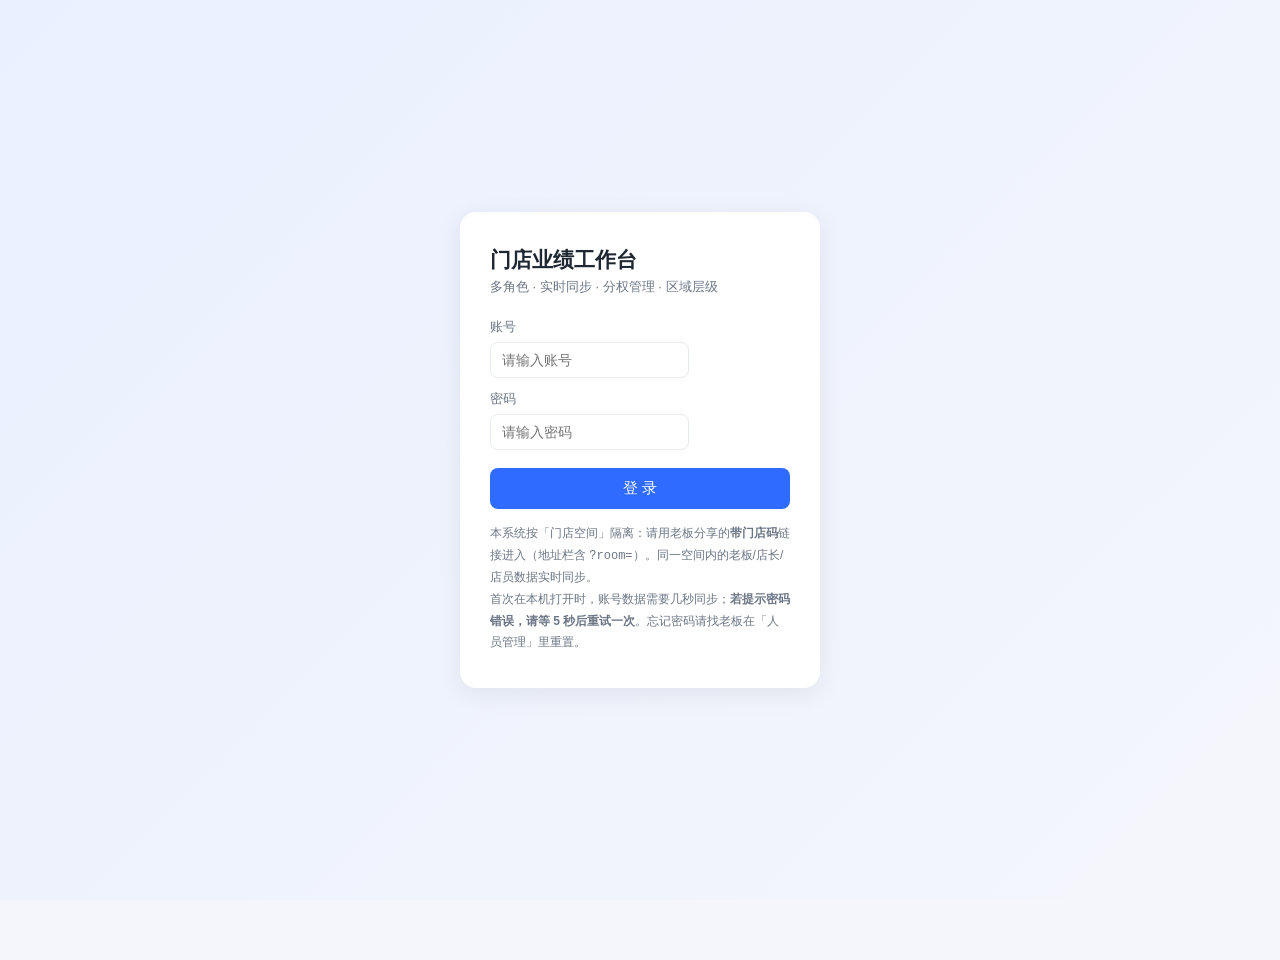
<file: index.html>
<!DOCTYPE html>
<html lang="zh-CN" data-page-node-id="7XEqLPlsJGoyDu7ArhRGvY">
<head data-page-node-id="T95Fc1amA3HRBE2VMMQmCI">
  <meta charset="UTF-8" data-page-node-id="nfOJOM2vloAgWRfVB3JmBS" />
  <meta name="viewport" content="width=device-width, initial-scale=1.0" data-page-node-id="HJLATnoinQI0GExXHK8Vke" />
  <title>门店业绩工作台</title>
  <script>window.__DEPLOY_VER='20261116183601';</script>
  <link rel="stylesheet" href="styles.css?v=20261116183601" data-page-node-id="73iil3hMPYYHQyZAy28rOC" />
</head>
<body data-page-node-id="Omi0ms8jRWVAOIqRoIoBPv">
  <div id="app" data-page-node-id="VMtwG4enV5xvJwoa3qLj5b"></div>
  <div id="toast" class="toast" data-page-node-id="JOUiech1wJJZqcu2XEjv7K"></div>
  <script src="vendor/mqtt.min.js"></script>
  <script src="vendor/pako.min.js"></script>
  <script src="db.js?v=20261116183601"></script>
  <script src="app.js?v=20261116183601"></script>
</body>
</html>
</file>
<file: styles.css>
* { box-sizing: border-box; margin: 0; padding: 0; }
:root {
  --bg: #f4f6fb; --card: #ffffff; --ink: #1f2733; --sub: #6b7686;
  --line: #e6eaf2; --brand: #2f6bff; --brand-d: #1f4fd1;
  --green: #1aa97a; --red: #e5484d; --amber: #f5a623; --shadow: 0 6px 24px rgba(31,39,51,.08);
}
body { font-family: -apple-system, "PingFang SC", "Microsoft YaHei", Segoe UI, sans-serif; background: var(--bg); color: var(--ink); padding-bottom: 60px; }
button { font-family: inherit; cursor: pointer; border: none; }
.btn { background: var(--brand); color: #fff; padding: 9px 16px; border-radius: 8px; font-size: 14px; transition: .15s; }
.btn:hover { background: var(--brand-d); }
.btn.ghost { background: #fff; color: var(--brand); border: 1px solid var(--line); }
.btn.ghost:hover { background: #f0f4ff; }
.btn.danger { background: #fff; color: var(--red); border: 1px solid #ffd9db; }
.btn.danger:hover { background: #fff0f1; }
.btn.sm { padding: 5px 10px; font-size: 13px; border-radius: 6px; }
input, select { font-family: inherit; font-size: 14px; padding: 9px 11px; border: 1px solid var(--line); border-radius: 8px; outline: none; background: #fff; color: var(--ink); }
input:focus, select:focus { border-color: var(--brand); box-shadow: 0 0 0 3px rgba(47,107,255,.12); }

/* 登录 */
.login-wrap { min-height: 100vh; display: flex; align-items: center; justify-content: center; background: linear-gradient(135deg,#eaf0ff,#f4f6fb); }
.login-card { width: 360px; background: #fff; border-radius: 16px; box-shadow: var(--shadow); padding: 34px 30px; }
.login-card h1 { font-size: 21px; margin-bottom: 4px; }
.login-card .sub { color: var(--sub); font-size: 13px; margin-bottom: 22px; }
.login-card label { display: block; font-size: 13px; color: var(--sub); margin: 12px 0 6px; }
.login-card .btn { width: 100%; margin-top: 18px; padding: 11px; font-size: 15px; }
.accounts { margin-top: 20px; background: #f7f9ff; border: 1px solid var(--line); border-radius: 10px; padding: 12px 14px; font-size: 12.5px; color: var(--sub); line-height: 1.9; }
.accounts b { color: var(--ink); }
.accounts .row { cursor: pointer; }
.accounts .row:hover b { color: var(--brand); }

/* 布局 */
.topbar { position: sticky; top: 0; z-index: 20; background: #fff; border-bottom: 1px solid var(--line); display: flex; align-items: center; padding: 12px 22px; gap: 14px; }
.topbar .logo { font-size: 17px; font-weight: 700; }
.topbar .logo span { color: var(--brand); }
.topbar .spacer { flex: 1; }
.pill { font-size: 12.5px; padding: 4px 11px; border-radius: 999px; background: #eef2fb; color: var(--brand); font-weight: 600; }
.pill.boss { background: #fff0e6; color: #d9760a; }
.pill.manager { background: #e9f7f0; color: var(--green); }
.pill.clerk { background: #eef2fb; color: var(--brand); }
.live { display: flex; align-items: center; gap: 6px; font-size: 12.5px; color: var(--sub); }
.live .dot { width: 8px; height: 8px; border-radius: 50%; background: var(--green); box-shadow: 0 0 0 3px rgba(26,169,122,.18); }
.live.off .dot { background: #c2c8d2; box-shadow: none; }
.user-name { font-size: 14px; font-weight: 600; }

.container { max-width: 1080px; margin: 22px auto; padding: 0 18px; }
.section { background: var(--card); border: 1px solid var(--line); border-radius: 14px; box-shadow: var(--shadow); padding: 20px 22px; margin-bottom: 18px; }
.section h2 { font-size: 16px; margin-bottom: 14px; display: flex; align-items: center; gap: 8px; }
.section h2 .tag { font-size: 12px; color: var(--sub); font-weight: 400; }
.row-actions { display: flex; gap: 8px; flex-wrap: wrap; align-items: flex-end; }
.field { display: flex; flex-direction: column; gap: 5px; }
.field label { font-size: 12.5px; color: var(--sub); }

/* 卡片统计 */
.cards { display: grid; grid-template-columns: repeat(auto-fit, minmax(180px,1fr)); gap: 14px; }
.kpi { background: linear-gradient(135deg,#2f6bff,#5b8bff); color: #fff; border-radius: 14px; padding: 16px 18px; }
.kpi.amber { background: linear-gradient(135deg,#f5a623,#ffc14d); }
.kpi.green { background: linear-gradient(135deg,#1aa97a,#37c79a); }
.kpi.gray { background: linear-gradient(135deg,#5b6573,#7b8696); }
.kpi .label { font-size: 13px; opacity: .9; }
.kpi .val { font-size: 26px; font-weight: 700; margin-top: 6px; }

/* 表格 */
table { width: 100%; border-collapse: collapse; font-size: 13.5px; }
th, td { text-align: left; padding: 10px 12px; border-bottom: 1px solid var(--line); }
th { color: var(--sub); font-weight: 600; font-size: 12.5px; background: #fafbfe; }
tbody tr:hover { background: #f7f9ff; }
td .c-amount { color: var(--red); font-weight: 600; }
td .c-comm { color: var(--green); font-weight: 600; }
.muted { color: var(--sub); }
.empty { text-align: center; color: var(--sub); padding: 26px 0; }

/* 门店块 */
.store-block { border: 1px solid var(--line); border-radius: 12px; padding: 16px; margin-bottom: 14px; }
.store-block .head { display: flex; align-items: center; gap: 10px; margin-bottom: 10px; }
.store-block .head .name { font-size: 15px; font-weight: 700; }
.inline-edit { display: flex; gap: 8px; align-items: center; flex-wrap: wrap; }

.toast { position: fixed; bottom: 26px; left: 50%; transform: translateX(-50%) translateY(20px); background: #1f2733; color: #fff; padding: 11px 20px; border-radius: 10px; font-size: 13.5px; opacity: 0; pointer-events: none; transition: .25s; z-index: 99; }
.toast.show { opacity: 1; transform: translateX(-50%) translateY(0); }
.toast.err { background: var(--red); }

/* 角色标签：区域经理 */
.pill.regional { background: #eae6ff; color: #6b3fd1; }

/* 导出月报工具条 */
.rec-filter { background: #fffaf2; border-color: #ffe3bd; margin-bottom: 10px; }
/* 业绩明细：改动未保存的行高亮，避免改完忘记点保存 */
table.editable tr.dirty { background: #fff8e6; box-shadow: inset 3px 0 0 #f79009; }
table.editable tr.dirty td { background: #fff8e6; }
.btn.warn { background: #f79009; color: #fff; border: 1px solid #f79009; }
.btn.warn:hover { background: #dc6803; }
.rec-stat { display: flex; align-items: center; gap: 4px; flex-wrap: wrap; font-size: 13px; color: var(--sub); background: #f7f9ff; border: 1px solid var(--line); border-radius: 10px; padding: 9px 14px; margin-bottom: 12px; }
.rec-stat b { color: var(--ink); font-size: 15px; font-weight: 700; margin-right: 4px; }
.rec-stat.none { color: #b54708; background: #fffaeb; border-color: #fedf89; }
.export-bar { display: flex; align-items: center; gap: 10px; flex-wrap: wrap; background: #f7f9ff;border: 1px solid var(--line); border-radius: 10px; padding: 12px 14px; margin-bottom: 14px; }
/* 未同步提醒横幅：本机有改动没发到线上时显示在顶栏下方 */
.sync-warn { display: flex; align-items: center; gap: 12px; background: #fff4ec; border: 1px solid #ffb27a; border-left: 4px solid #e8590c; border-radius: 8px; padding: 10px 14px; margin: 10px auto 0; max-width: 1240px; }
.sync-warn .ic { font-size: 18px; line-height: 1; }
.sync-warn .txt { display: flex; flex-direction: column; gap: 2px; flex: 1; }
.sync-warn .txt b { color: #b4230f; font-size: 13.5px; }
.sync-warn .txt span { color: #8a4b2a; font-size: 12px; }

.export-bar .exp-label { font-size: 13.5px; font-weight: 600; color: var(--ink); }

/* 月度 Excel 月报：筛选条 + 概览 + 分组表 */
.rep-bar { display: flex; align-items: center; gap: 8px 10px; flex-wrap: wrap; background: #fffaf2; border: 1px solid #ffe3bd; border-radius: 10px; padding: 10px 14px; margin-bottom: 14px; }
.rep-bar .tb-label { font-size: 13.5px; font-weight: 600; color: var(--ink); }
.rep-bar input[type="date"] { padding: 5px 9px; font-size: 13px; border-radius: 8px; border: 1px solid var(--line); background: #fff; color: var(--ink); }
.rep-bar input[type="date"]:focus { border-color: var(--brand); box-shadow: 0 0 0 3px rgba(47,107,255,.12); }
.rep-head { display: flex; flex-wrap: wrap; align-items: center; gap: 6px 20px; background: #fafbfc; border: 1px solid var(--line); border-radius: 10px; padding: 10px 14px; margin-bottom: 12px; font-size: 13px; color: var(--sub); }
.rep-head b { color: var(--ink); font-weight: 600; }
.rep-cards { margin-bottom: 16px; }
.rep-block { margin-bottom: 18px; }
.rep-block h3 { font-size: 14px; font-weight: 600; color: var(--ink); margin: 0 0 8px; }
.rep-block h3 .rp-note { margin-left: 8px; font-weight: 400; font-size: 12px; color: var(--sub); }
.rep-row { display: flex; flex-wrap: wrap; gap: 16px; }
.rep-row .rep-block.half { flex: 1 1 320px; min-width: 260px; margin-bottom: 0; }
.rep-empty { background: #fffaeb; border: 1px solid #fedf89; color: #b54708; border-radius: 10px; padding: 16px; font-size: 13.5px; }

/* 经营总览时间筛选条 */
.time-bar { display: flex; align-items: center; gap: 10px; flex-wrap: wrap; background: #f7f9ff; border: 1px solid var(--line); border-radius: 10px; padding: 10px 14px; margin-bottom: 16px; }
.time-bar .tb-label { font-size: 13.5px; font-weight: 600; color: var(--ink); }
.time-bar select, .time-bar input { padding: 6px 10px; font-size: 13px; border-radius: 8px; border: 1px solid var(--line); background: #fff; color: var(--ink); }
.time-bar select:focus, .time-bar input:focus { border-color: var(--brand); box-shadow: 0 0 0 3px rgba(47,107,255,.12); }

/* 员工访问地址分享卡片 */
.share-card { display: flex; align-items: center; gap: 14px; background: linear-gradient(135deg,#eef4ff 0%,#f7f9ff 100%); border: 1px solid #d6e2ff; border-radius: 12px; padding: 14px 16px; margin-bottom: 16px; }
.share-card .sc-icon { font-size: 22px; }
.share-card .sc-body { flex: 1; min-width: 0; }
.share-card .sc-title { font-size: 13.5px; font-weight: 700; color: var(--ink); margin-bottom: 2px; }
.share-card .sc-sub { font-size: 12px; color: var(--muted); margin-bottom: 6px; }
.share-card .sc-url { display: inline-block; max-width: 100%; overflow: hidden; text-overflow: ellipsis; white-space: nowrap; font-family: ui-monospace,SFMono-Regular,Menlo,Consolas,monospace; font-size: 13px; background: #fff; border: 1px solid var(--line); border-radius: 8px; padding: 6px 10px; color: var(--brand); }
.share-card .sc-warn { font-size: 11.5px; color: #b54708; background: #fff7ed; border: 1px solid #fed7aa; border-radius: 8px; padding: 6px 10px; margin-top: 8px; }
.share-card .sc-btns { display: flex; flex-direction: column; gap: 8px; flex-shrink: 0; }
.share-card .sc-ver { font-size: 11px; color: var(--muted); margin-top: 6px; }
.qr-wrap { display: flex; align-items: center; justify-content: center; min-height: 220px; background: #fff; border: 1px solid var(--line); border-radius: 12px; padding: 14px; margin-top: 4px; }
.qr-img { width: 240px; height: 240px; image-rendering: pixelated; }
.qr-loading { color: var(--muted); font-size: 13px; text-align: center; padding: 20px; line-height: 1.7; }

/* 数据同步体检 */
.diag-table { width: 100%; border-collapse: collapse; font-size: 13.5px; }
.diag-table th { text-align: left; width: 38%; padding: 9px 10px; color: var(--sub); font-weight: 500; background: #fafbfc; border-bottom: 1px solid var(--line); }
.diag-table td { padding: 9px 10px; border-bottom: 1px solid var(--line); word-break: break-all; }
.diag-table tr:last-child th, .diag-table tr:last-child td { border-bottom: none; }

/* 每日汇总 */
.daily-bar { display: flex; flex-wrap: wrap; align-items: center; gap: 10px 18px; background: #fafbfc; border: 1px solid var(--line); border-radius: 10px; padding: 10px 14px; margin-bottom: 12px; font-size: 13px; color: var(--sub); }
.daily-bar b { color: var(--ink); font-weight: 600; }
.daily-bar b.ok { color: #067647; }
.daily-bar b.bad { color: var(--red); }
.daily-chk { margin-left: auto; display: inline-flex; align-items: center; gap: 6px; cursor: pointer; user-select: none; }
.daily-chk input { width: 15px; height: 15px; cursor: pointer; }
.daily-warn { background: #fff5f5; border: 1px solid #ffd9db; color: #b42318; border-radius: 10px; padding: 10px 14px; font-size: 12.5px; line-height: 1.9; margin-bottom: 12px; }
tr.daily-miss td { color: var(--sub); background: #fffafa; }
/* 有登记的日期可点击下钻到当天明细 */
tr.daily-row { cursor: pointer; transition: background .12s; }
tr.daily-row:hover td { background: #f2f7ff; }
tr.daily-row .drill-hint { font-style: normal; font-weight: 700; margin-left: 2px; opacity: .45; }
tr.daily-row:hover .drill-hint { opacity: 1; color: var(--brand); }
tr.daily-sel td { background: #eaf0ff; }
tr.daily-sel td:first-child { box-shadow: inset 3px 0 0 var(--brand); }
.daily-range select {
  border: 1px solid var(--line); border-radius: 7px; padding: 4px 8px;
  font-size: 12.5px; color: var(--ink); background: #fff; cursor: pointer;
}
.badge-ok { display: inline-block; padding: 2px 9px; border-radius: 20px; font-size: 11.5px; background: #e9f7f1; color: #067647; }
.room-badge { display:inline-block; padding:3px 10px; border-radius:20px; font-size:11.5px; font-weight:600; letter-spacing:.2px; vertical-align:middle; }
.room-badge.ok { background:#e7f4ee; color:#04663c; border:1px solid #b6e2ce; }
.room-badge.warn { background:#fff4e5; color:#b54708; border:1px solid #fdd9a6; }
.badge-miss { display: inline-block; padding: 2px 9px; border-radius: 20px; font-size: 11.5px; background: #ffeeef; color: #b42318; font-weight: 600; }

/* 员工与业绩汇总 */
.staff-sel { border: 1px solid var(--line); border-radius: 8px; padding: 5px 8px; font-size: 12.5px; color: var(--ink); background: #fff; cursor: pointer; }
.staff-name { white-space: nowrap; }
.staff-toggle { border: none; background: transparent; cursor: pointer; color: var(--sub); font-size: 12px; padding: 0 4px; line-height: 1; }
.staff-toggle:hover { color: var(--ink); }
.staff-rank { display: inline-block; min-width: 20px; height: 20px; line-height: 20px; text-align: center; border-radius: 6px; background: #f1f3f6; color: var(--sub); font-size: 11.5px; margin-right: 6px; }
.staff-rank.top { background: #fff4e0; color: #b54708; font-weight: 700; }
.staff-pct { min-width: 132px; white-space: nowrap; }
.staff-bar { display: inline-block; width: 78px; height: 7px; border-radius: 6px; background: #eef1f5; overflow: hidden; vertical-align: middle; margin-right: 7px; }
.staff-bar > span { display: block; height: 100%; background: linear-gradient(90deg, #f97066, #e03131); border-radius: 6px; }
.staff-pct em { font-style: normal; font-size: 12px; color: var(--sub); font-weight: 600; }
.staff-open > td { background: #fffaf3; }
.staff-detail > td { background: #fcfcfd; padding: 0 10px 12px !important; }
.staff-detail-box { border: 1px dashed var(--line); border-radius: 10px; padding: 12px 14px; background: #fff; }
.sd-title { font-size: 12.5px; color: var(--sub); margin-bottom: 8px; font-weight: 600; }
.sd-table { width: 100%; border-collapse: collapse; font-size: 12.5px; }
.sd-table th, .sd-table td { padding: 6px 10px; border-bottom: 1px solid #f0f2f5; text-align: left; }
.sd-table th { color: var(--sub); font-weight: 600; background: #fafbfc; }
@media (max-width: 760px) { .staff-pct { min-width: 110px; } .staff-bar { width: 56px; } }
.update-banner { display: none; position: fixed; top: 0; left: 0; right: 0; z-index: 9999; align-items: center; justify-content: space-between; gap: 12px; padding: 10px 16px; background: linear-gradient(135deg,#ff7a45 0%,#ff4d4f 100%); color: #fff; font-size: 13.5px; box-shadow: 0 2px 10px rgba(0,0,0,.18); }
.update-banner .ub-text { font-weight: 600; }
.update-banner .ub-btn { flex-shrink: 0; background: #fff; color: #d4380d; border: none; border-radius: 8px; padding: 6px 12px; font-size: 13px; font-weight: 700; cursor: pointer; }

/* 月度提成曲线 */
.curve { background: #fff; border: 1px solid var(--line); border-radius: 12px; padding: 10px 8px 4px; margin-top: 14px; }
.curve svg { display: block; }

/* 修改密码弹窗 */
.modal-mask { position: fixed; inset: 0; background: rgba(20,28,40,.45); display: flex; align-items: center; justify-content: center; z-index: 200; }
.modal { width: 380px; max-width: 92vw; background: #fff; border-radius: 16px; box-shadow: var(--shadow); padding: 22px 22px 18px; }
.modal .modal-title { font-size: 16px; font-weight: 700; margin-bottom: 14px; }
.modal .field { margin-bottom: 12px; }
.modal .field label { font-size: 12.5px; color: var(--sub); margin-bottom: 5px; display: block; }
.modal .modal-err { color: var(--red); font-size: 12.5px; min-height: 16px; margin-bottom: 6px; }
.modal .modal-actions { display: flex; gap: 10px; justify-content: flex-end; margin-top: 4px; }

/* 可编辑业绩明细表（老板 / 店长行内编辑） */
table.editable { border-collapse: collapse; width: 100%; background: #fff; border: 1px solid var(--line); border-radius: 12px; overflow: hidden; }
table.editable th, table.editable td { padding: 7px 8px; border-bottom: 1px solid var(--line); font-size: 13px; text-align: left; vertical-align: middle; }
table.editable th { background: #f7f9ff; color: var(--sub); font-weight: 600; white-space: nowrap; }
table.editable .ed-cat, table.editable .ed-sub, table.editable .ed-amt, table.editable .ed-note { padding: 5px 7px; font-size: 12.5px; border-radius: 6px; }
table.editable .ed-cat { min-width: 76px; }
table.editable .ed-note { min-width: 110px; }
table.editable td .btn { margin-right: 4px; }
table.editable tbody tr:hover { background: #fbfcff; }

/* 项目构成 - 小类明细 */
.subs { margin: 0; padding-left: 16px; font-size: 12.5px; color: var(--sub); line-height: 1.7; }

/* 业务大类 / 小类维护 */
.cat-card { background: #fff; border: 1px solid var(--line); border-radius: 12px; padding: 12px 14px; margin-bottom: 12px; }
.cat-head { display: flex; align-items: center; gap: 10px; }
.cat-name { font-weight: 700; font-size: 14.5px; color: var(--ink); }
.cat-subcount { font-size: 12px; color: var(--sub); }
.cat-head .spacer { flex: 1; }
.cat-subs { display: flex; flex-wrap: wrap; gap: 8px; margin: 10px 0; }
.chip { display: inline-flex; align-items: center; gap: 6px; background: #eef3ff; color: var(--brand); border: 1px solid #dbe6ff; border-radius: 999px; padding: 4px 10px; font-size: 12.5px; }
.chip-x { border: none; background: transparent; color: #9aa3b2; cursor: pointer; font-size: 15px; line-height: 1; padding: 0 2px; }
.chip-x:hover { color: #e5484d; }
.cat-add { display: flex; gap: 8px; }
.sub-input { flex: 1; padding: 7px 10px; border: 1px solid var(--line); border-radius: 8px; font-size: 13px; }

/* 小类提成设置行 */
.sub-row { display: flex; align-items: center; gap: 8px; padding: 6px 0; border-bottom: 1px dashed var(--line); flex-wrap: wrap; }
.sub-row:last-child { border-bottom: none; }
.sub-name { font-weight: 600; min-width: 92px; color: var(--ink); }
.sub-name-input { min-width: 92px; width: 120px; padding: 6px 8px; border: 1px solid var(--line); border-radius: 8px; font-size: 13px; font-weight: 600; color: var(--ink); background: var(--bg); }
.sub-name-input:focus { outline: none; border-color: var(--brand); box-shadow: 0 0 0 2px rgba(56,132,255,0.15); }
.sub-field { display: inline-flex; align-items: center; gap: 3px; font-size: 12px; color: var(--sub); }
.sub-field input { padding: 4px 6px; border: 1px solid var(--line); border-radius: 6px; font-size: 13px; }
.sub-row .chip-x { border: none; background: transparent; color: #9aa3b2; cursor: pointer; font-size: 17px; line-height: 1; padding: 0 4px; }
.sub-row .chip-x:hover { color: #e5484d; }
.commission-hint { font-size: 13px; color: var(--primary); margin: -8px 0 12px 2px; min-height: 18px; }
.commission-hint b { font-weight: 700; }
.sub-search { position: relative; min-width: 170px; }
.sub-search-input { width: 100%; box-sizing: border-box; }
.sub-search-dropdown {
  position: absolute; top: calc(100% + 4px); left: 0; right: 0;
  max-height: 260px; overflow-y: auto; background: #fff;
  border: 1px solid var(--line); border-radius: 8px;
  box-shadow: 0 10px 28px rgba(0,0,0,.14); z-index: 100;
  display: none;
}
.sub-search-dropdown.open { display: block; }
.sub-search-item { padding: 9px 12px; cursor: pointer; border-bottom: 1px solid #f1f3f6; }
.sub-search-item:last-child { border-bottom: none; }
.sub-search-item:hover, .sub-search-item.active { background: #f3f6fb; }
.sub-search-item .ssi-name { font-weight: 600; color: var(--ink); }
.sub-search-item .ssi-cat { font-weight: 400; font-size: 11px; color: #fff; background: var(--primary); padding: 1px 6px; border-radius: 10px; margin-left: 6px; vertical-align: middle; }
.sub-search-item .ssi-meta { font-size: 12px; color: #6c7280; margin-top: 2px; }
.sub-search-empty { padding: 12px; color: #9aa3b2; font-size: 13px; text-align: center; }
.member-search { min-width: 200px; }
.pay-search-item { padding: 9px 12px; cursor: pointer; border-bottom: 1px solid #f1f3f6; }
.pay-search-item:last-child { border-bottom: none; }
.pay-search-item:hover, .pay-search-item.active { background: #f3f6fb; }
.pay-search-empty { padding: 12px; color: #9aa3b2; font-size: 13px; text-align: center; }

/* 表格横向滚动容器：手机端表格列多时横向滑动，不撑破屏幕 */
.tbl-scroll { width: 100%; overflow-x: auto; -webkit-overflow-scrolling: touch; }
.tbl-scroll > table { min-width: max-content; }
.tbl-scroll th, .tbl-scroll td { white-space: nowrap; vertical-align: middle; }

/* ---------- 移动端响应式适配 ---------- */
@media (max-width: 760px) {
  body { padding-bottom: 40px; }
  .topbar { padding: 10px 12px; gap: 8px; flex-wrap: wrap; }
  .topbar .spacer { display: none; }
  .topbar .logo { font-size: 15px; }
  .topbar .live .txt { display: none; }            /* 手机端只留绿点，省空间 */
  .topbar .user-name { font-size: 13px; }
  .topbar .btn.ghost.sm { padding: 4px 9px; font-size: 12px; }

  .container { margin: 14px auto; padding: 0 12px; }
  .section { padding: 14px 13px; border-radius: 12px; }
  .section h2 { font-size: 15px; }

  .row-actions { gap: 8px; }
  .row-actions .field { flex: 1 1 100%; }          /* 表单字段纵向排列，避免横向挤压 */
  .field input, .field select { max-width: 100%; }

  .cards { grid-template-columns: repeat(auto-fit, minmax(140px, 1fr)); gap: 10px; }
  .kpi { padding: 13px 14px; }
  .kpi .val { font-size: 22px; }

  .login-card { width: auto; max-width: 92vw; padding: 26px 20px; }
  .login-card h1 { font-size: 19px; }

  .share-card { flex-wrap: wrap; }
  .share-card .sc-url { width: 100%; }

  .export-bar, .time-bar, .rep-bar { gap: 8px; }
  .export-bar .exp-label, .time-bar .tb-label, .rep-bar .tb-label { width: 100%; }
  .rep-row { gap: 16px; }
  .rep-row .rep-block.half { flex: 1 1 100%; min-width: 0; margin-bottom: 16px; }

  table { font-size: 12.5px; }
  th, td { padding: 8px 9px; }
  .tbl-scroll { margin-bottom: 4px; }
  .tbl-scroll > table { min-width: max-content; }
  .tbl-scroll th, .tbl-scroll td { white-space: nowrap; vertical-align: middle; }
  .btn.sm { padding: 4px 8px; font-size: 12px; }

  /* 业务小类维护 */
  .cat-card { margin-bottom: 16px; }
  .cat-head { flex-wrap: wrap; gap: 8px; }
  .cat-head .spacer { display: none; }

  /* 新增小类行：纵向排列，避免输入框被行内 width 撑出去 */
  .cat-add { flex-wrap: wrap; gap: 8px; }
  .cat-add .sub-input { flex: none !important; width: 100% !important; }
  .cat-add input { max-width: 100%; box-sizing: border-box; }
  .cat-add input[type="number"] { flex: 1; min-width: 0; width: auto !important; }
  .cat-add .btn { flex: none; margin-left: auto; }

  /* 现有小类行：手机端纵向堆叠 */
  .sub-row { flex-direction: column; align-items: stretch; gap: 10px; padding: 12px 0; }
  .sub-row .sub-name-input { width: 100% !important; min-width: auto !important; }
  .sub-row .sub-field { flex: none; width: 100%; justify-content: flex-start; }
  .sub-row .sub-field input { flex: 1; width: auto !important; min-width: 60px; }
  .sub-row .btn { align-self: flex-start; margin-right: 8px; }
  .sub-row .chip-x { align-self: flex-start; }

  .modal { padding: 18px 16px; }
}
</file>
